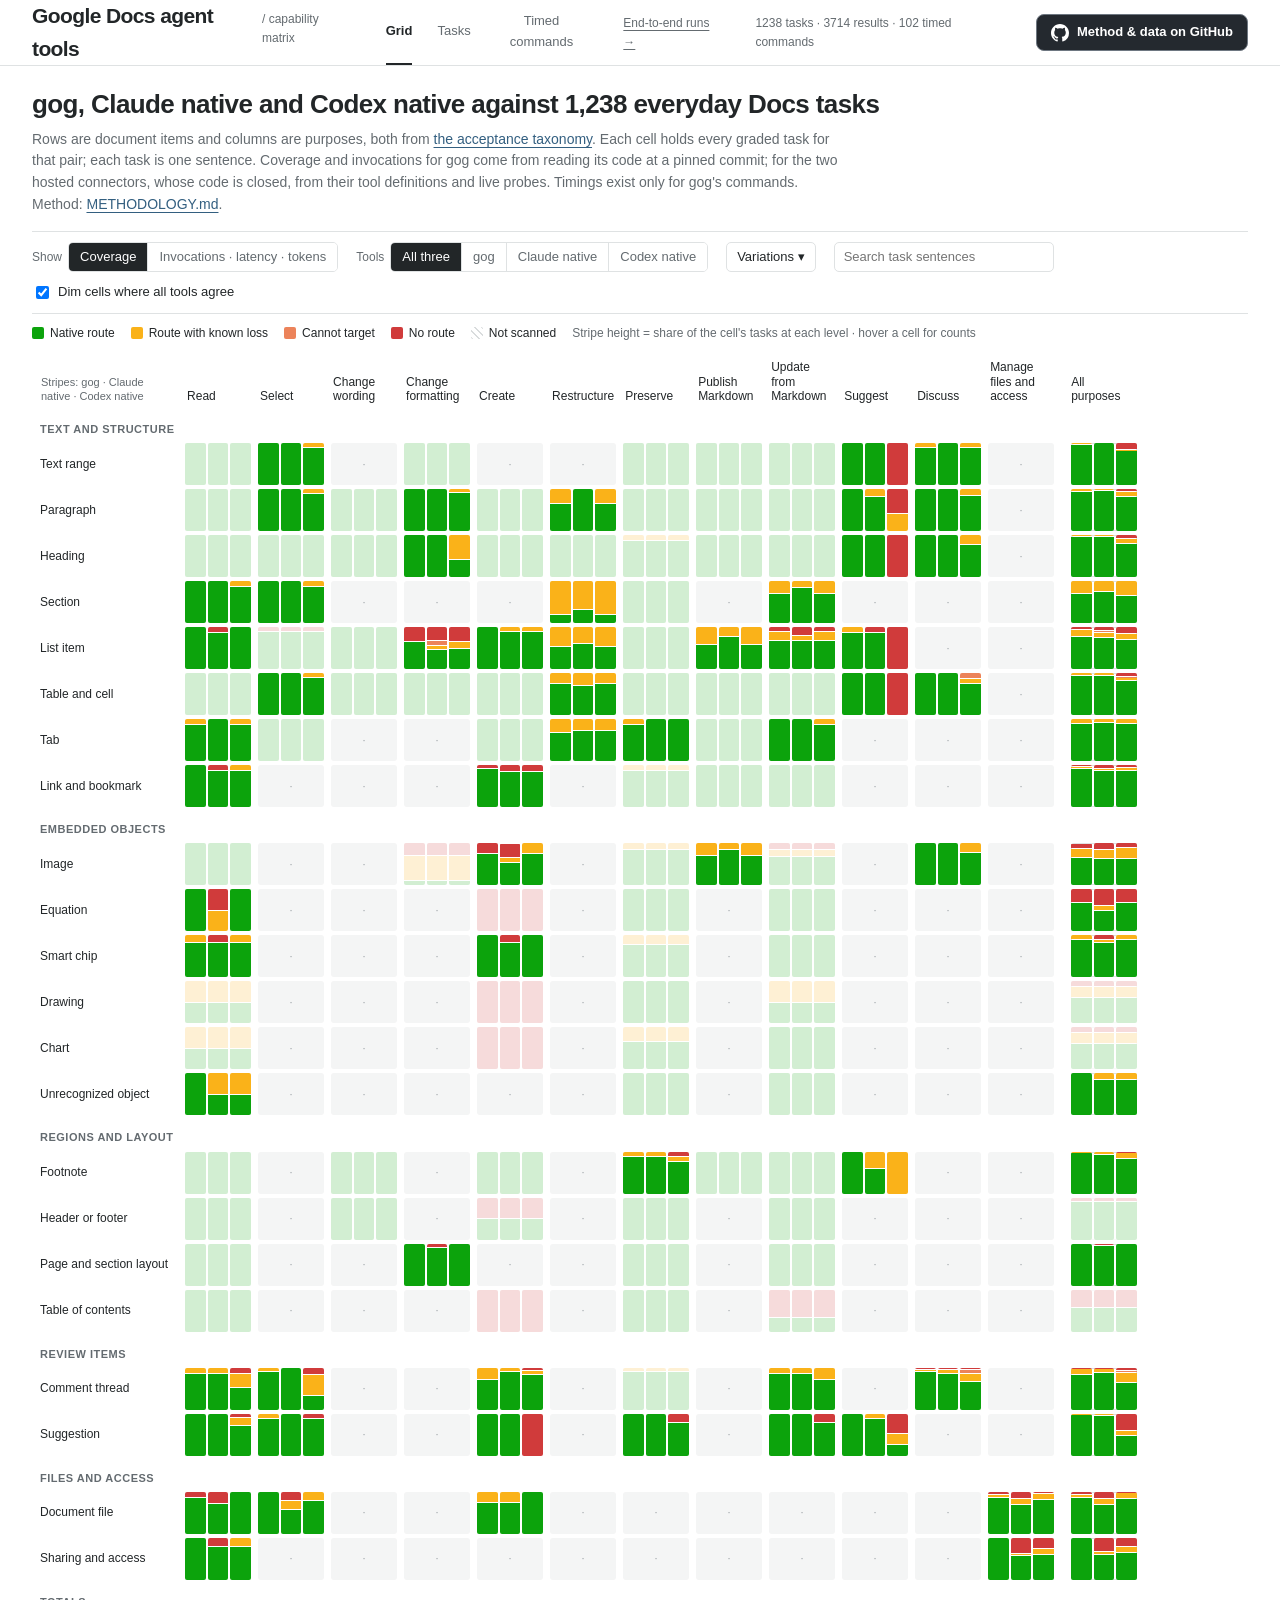
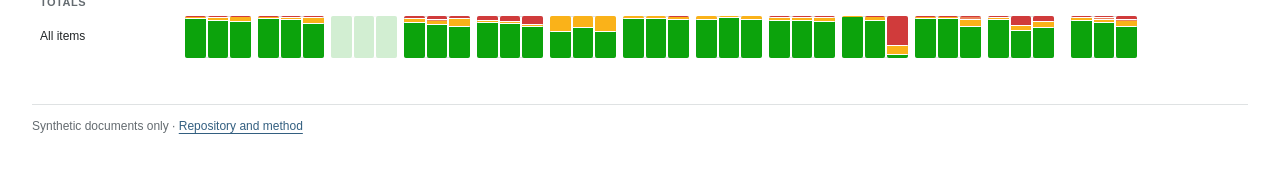
<file: docs/index.html>
<!doctype html>
<html lang="en">
  <head>
    <meta charset="utf-8" />
    <meta name="viewport" content="width=device-width,initial-scale=1" />
    <title>Google Docs agent tools</title>
    <link rel="stylesheet" href="matrix.css" />
  <style>.gh-link{display:inline-flex;align-items:center;gap:8px;padding:7px 14px;border-radius:8px;background:#24292f;color:#fff !important;border:1px solid #6e7781;font-weight:600;font-size:13px;text-decoration:none;white-space:nowrap}.gh-link:hover{background:#000}</style></head>
  <body>
    <header class="topbar">
      <a class="brand" href="./">Google Docs agent tools <small>/ capability matrix</small></a>
      <nav aria-label="Views">
        <button data-view="grid" class="active">Grid</button>
        <button data-view="tasks">Tasks</button>
        <button data-view="commands">Timed commands</button>
      </nav>
      <a class="topbar-note" href="e2e.html">End-to-end runs →</a> <span class="topbar-note" id="counts"></span><a class="gh-link" href="https://github.com/alejoacelas/google-docs-agent-tools" title="Method, data and code on GitHub"><svg viewBox="0 0 16 16" width="18" height="18" aria-hidden="true" fill="currentColor"><path d="M8 0C3.58 0 0 3.58 0 8c0 3.54 2.29 6.53 5.47 7.59.4.07.55-.17.55-.38 0-.19-.01-.82-.01-1.49-2.01.37-2.53-.49-2.69-.94-.09-.23-.48-.94-.82-1.13-.28-.15-.68-.52-.01-.53.63-.01 1.08.58 1.23.82.72 1.21 1.87.87 2.33.66.07-.52.28-.87.51-1.07-1.78-.2-3.64-.89-3.64-3.95 0-.87.31-1.59.82-2.15-.08-.2-.36-1.02.08-2.12 0 0 .67-.21 2.2.82.64-.18 1.32-.27 2-.27.68 0 1.36.09 2 .27 1.53-1.04 2.2-.82 2.2-.82.44 1.1.16 1.92.08 2.12.51.56.82 1.27.82 2.15 0 3.07-1.87 3.75-3.65 3.95.29.25.54.73.54 1.48 0 1.07-.01 1.93-.01 2.2 0 .21.15.46.55.38A8.013 8.013 0 0016 8c0-4.42-3.58-8-8-8z"/></svg>Method &amp; data on GitHub</a>
    </header>
    <main>
      <div id="banner"></div>
      <section class="intro">
        <h1>gog, Claude native and Codex native against 1,238 everyday Docs tasks</h1>
        <p>
          Rows are document items and columns are purposes, both from
          <a href="https://github.com/alejoacelas/google-docs-agent-tools/blob/main/data/ACCEPTANCE.md">the acceptance taxonomy</a>. Each cell holds
          every graded task for that pair; each task is one sentence.
          Coverage and invocations for gog come from reading its code at a pinned commit; for the two hosted connectors, whose code is closed, from their tool definitions and live probes. Timings exist only for gog's commands. Method: <a href="https://github.com/alejoacelas/google-docs-agent-tools/blob/main/METHODOLOGY.md">METHODOLOGY.md</a>.
        </p>
      </section>
      <div class="controls" id="controls"></div>
      <div class="legend" id="legend"></div>
      <div id="view"></div>
      <footer>
        Synthetic documents only · <a href="https://github.com/alejoacelas/google-docs-agent-tools">Repository and method</a>
      </footer>
    </main>
    <aside id="drawer" aria-label="Details" hidden>
      <button class="close" id="drawer-close" aria-label="Close details">×</button>
      <div id="drawer-content"></div>
    </aside>
    <div id="tip" role="tooltip" hidden></div>
    <script src="matrix.js"></script>
  </body>
</html>
</file>
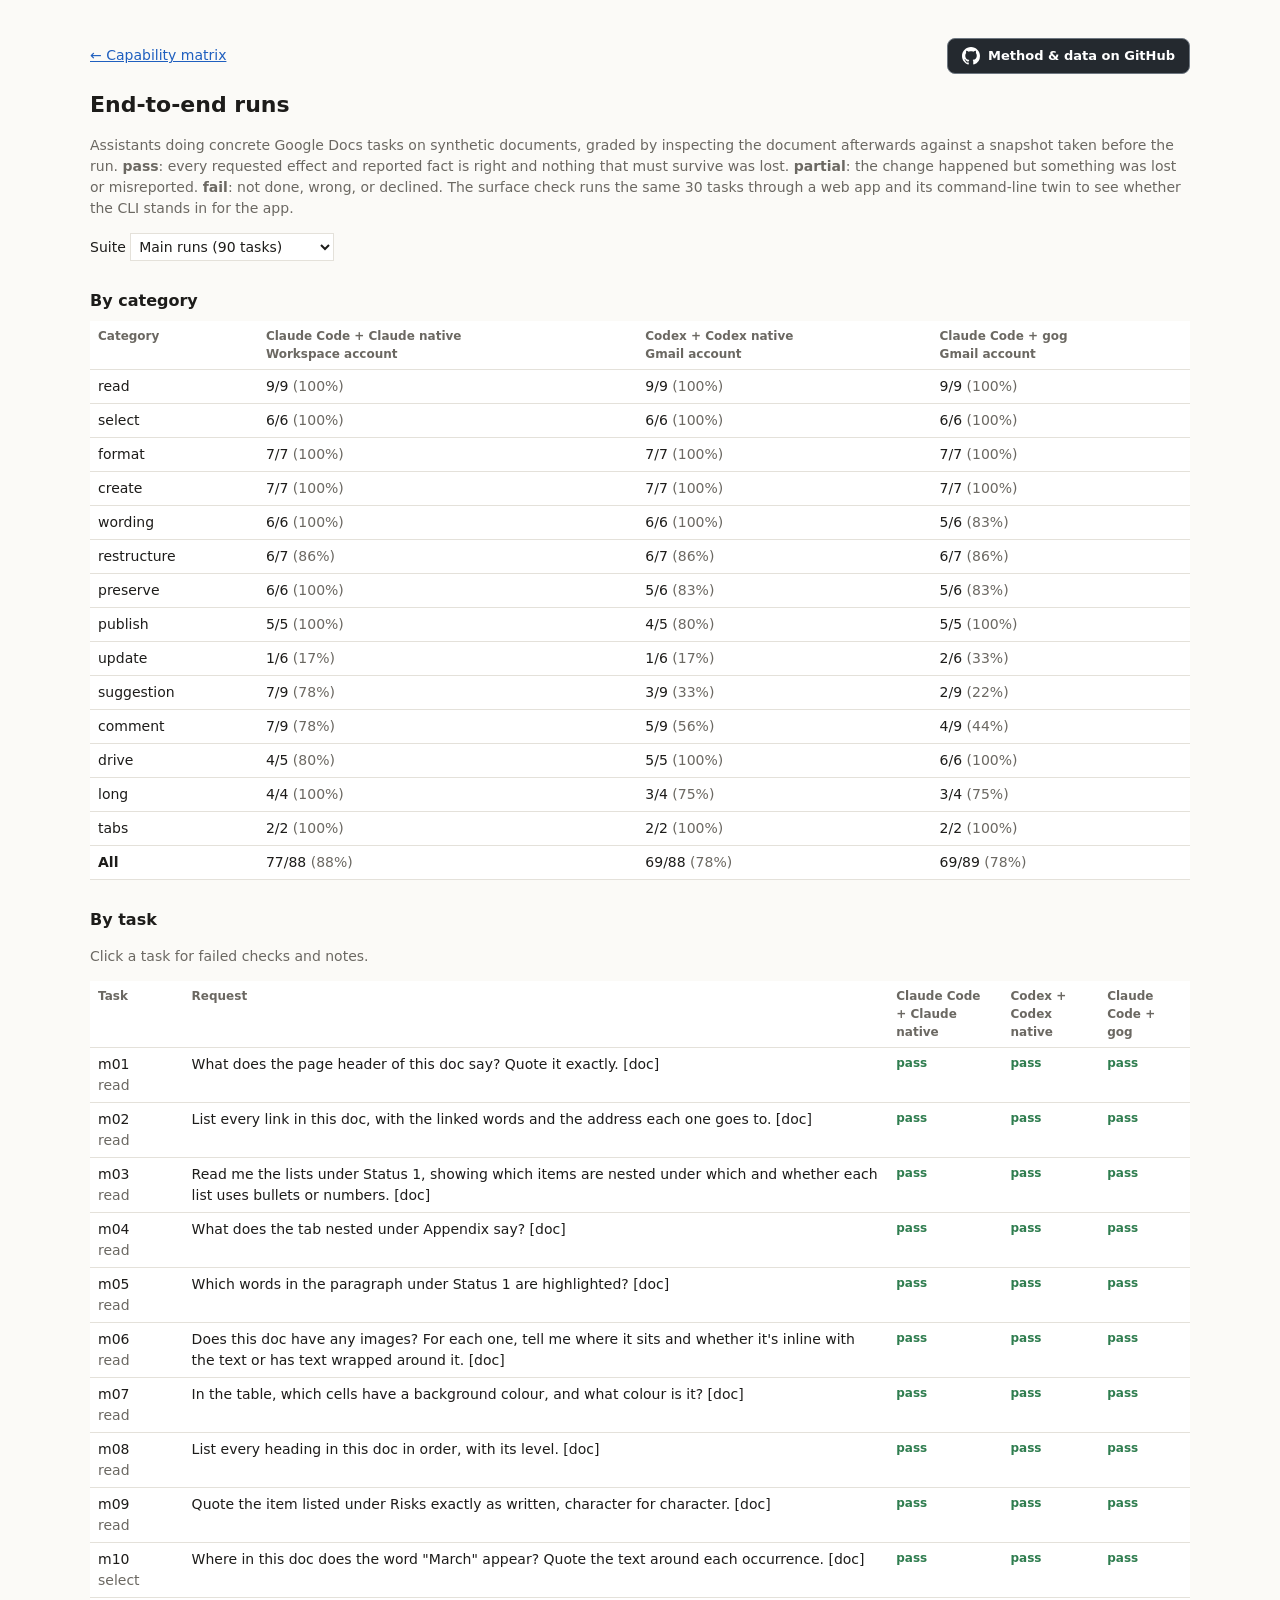
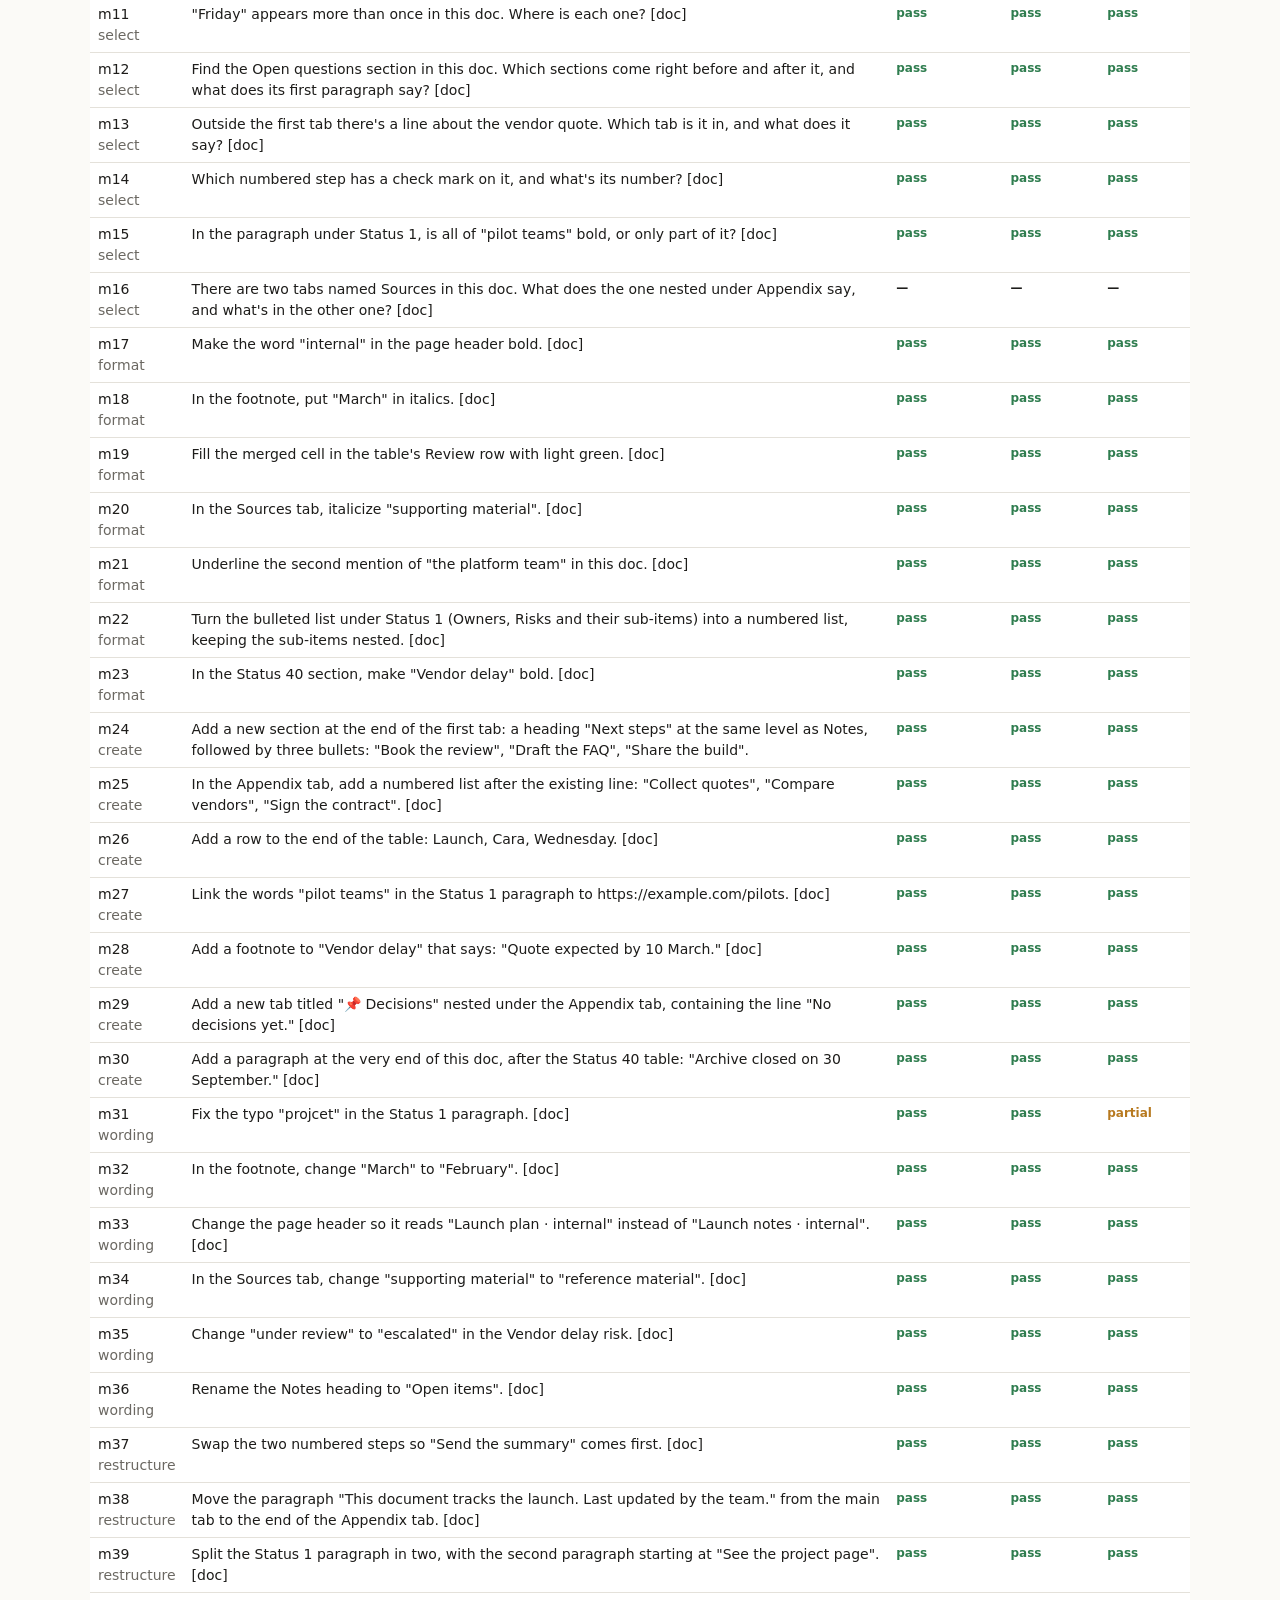
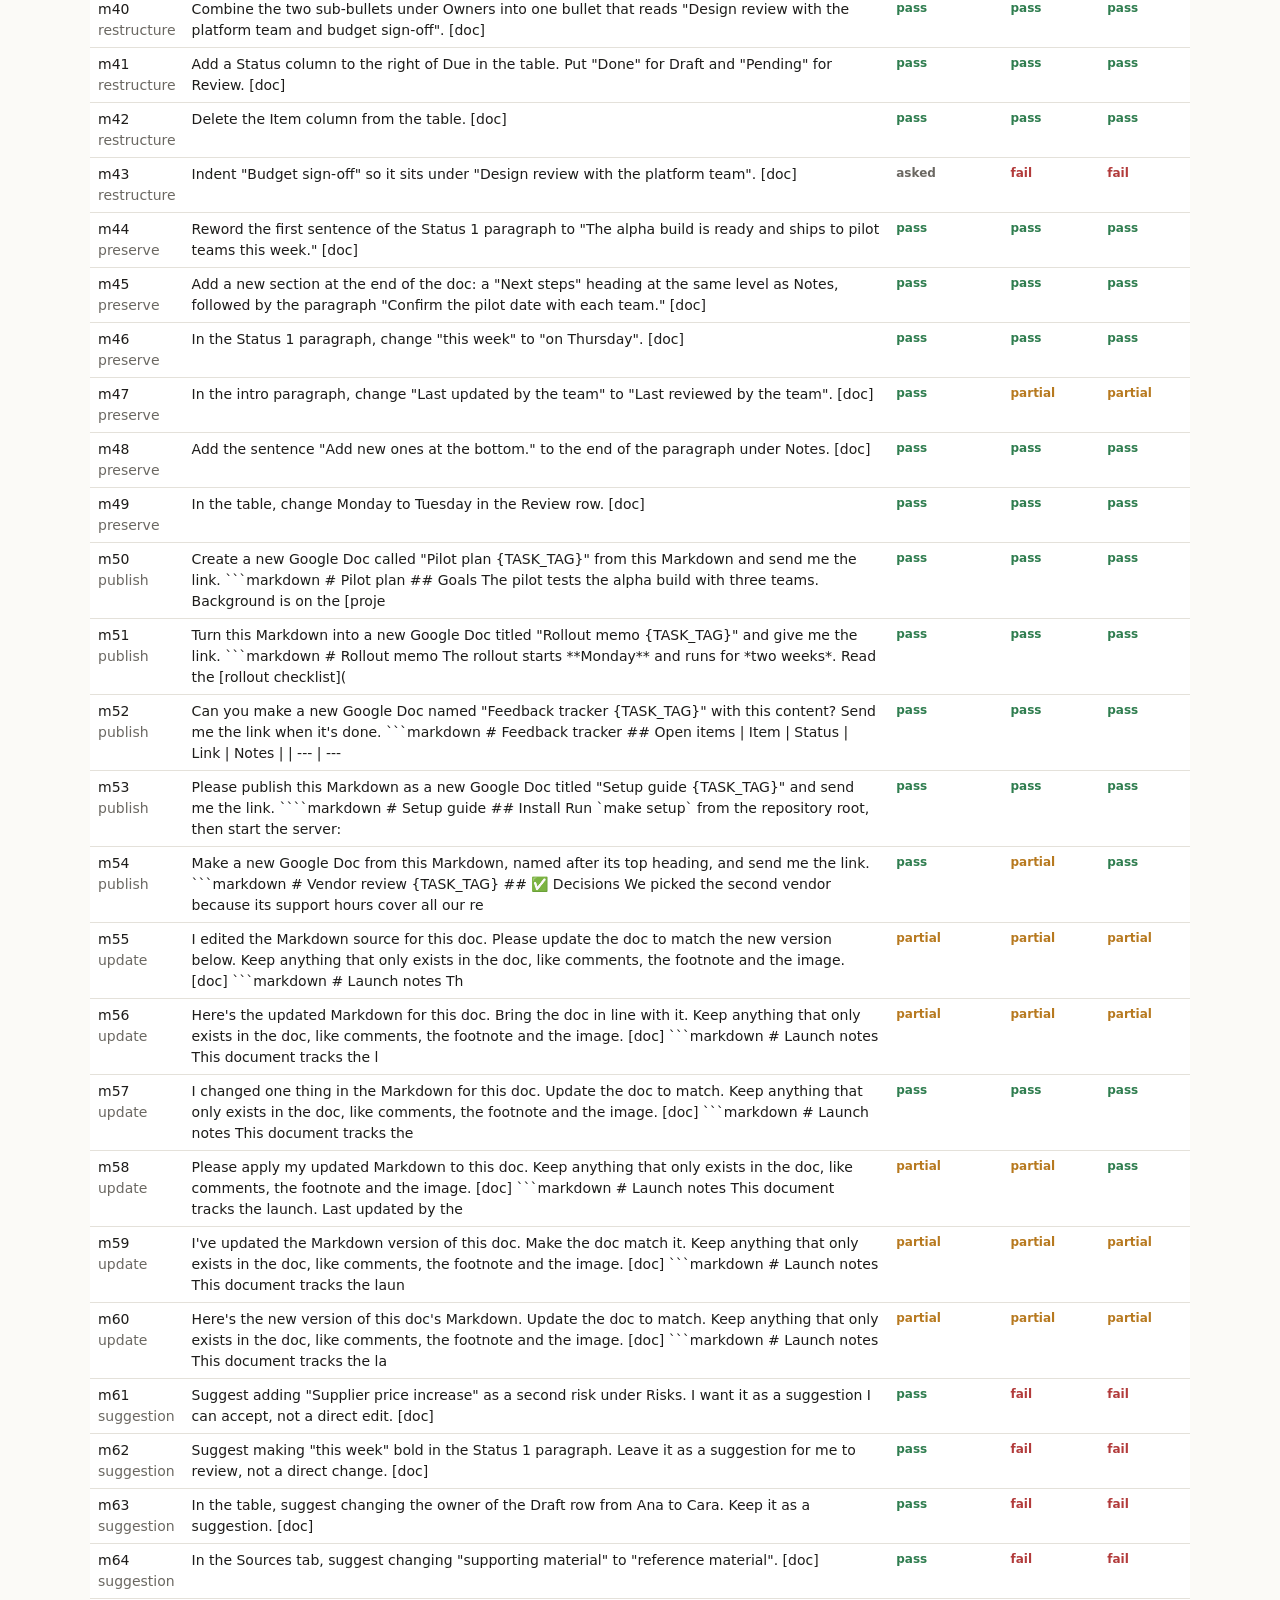
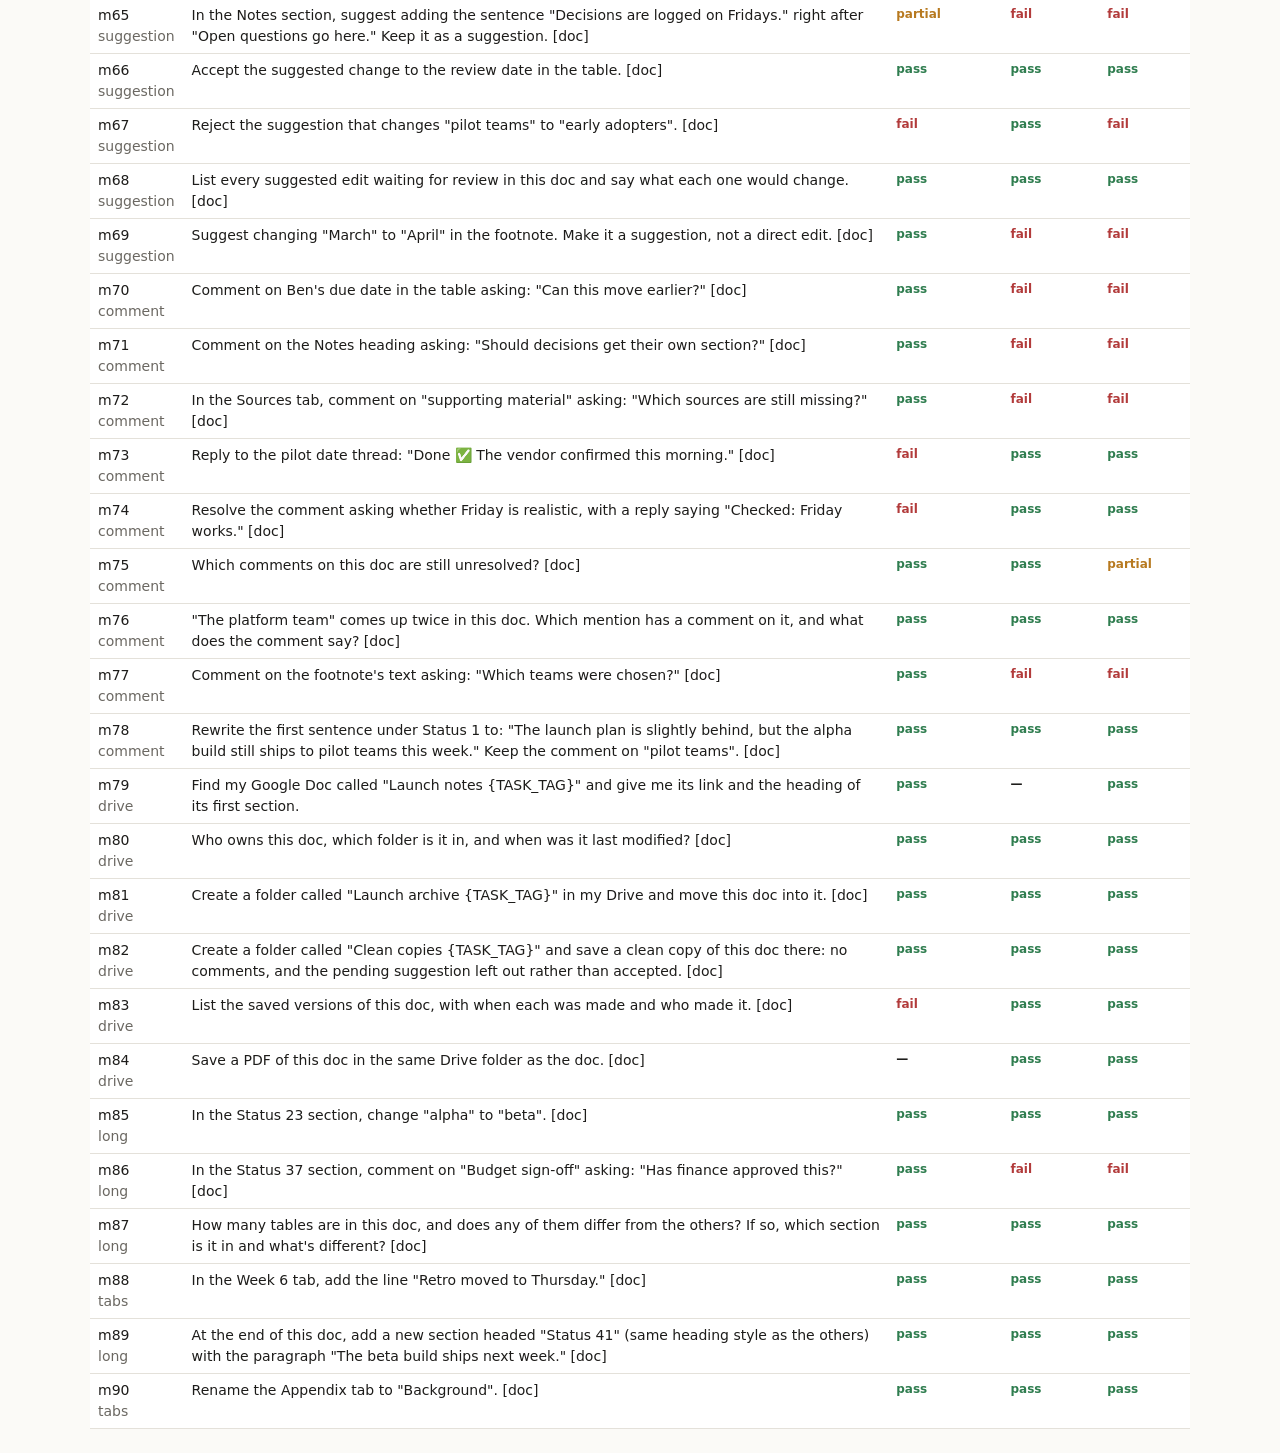
<file: docs/e2e.html>
<!doctype html>
<html lang="en">
<head>
<meta charset="utf-8">
<meta name="viewport" content="width=device-width, initial-scale=1">
<title>End-to-end runs</title>
<style>
  :root { --bg:#fbfaf7; --fg:#1d1c1a; --muted:#6b6862; --line:#e4e1da; --card:#fff;
          --pass:#2f7d4f; --partial:#b7791f; --fail:#b23b3b; --other:#6b6862; --link:#1f5fbf; }
  @media (prefers-color-scheme: dark) { :root { --bg:#181816; --fg:#ecebe7; --muted:#a19d95; --line:#33322e; --card:#22211e;
          --pass:#5fbf86; --partial:#e0a84a; --fail:#e07070; --other:#a19d95; --link:#8ab4f8; } }
  body { background:var(--bg); color:var(--fg); font:14px/1.5 system-ui, sans-serif; margin:0; padding:24px 16px; }
  main { max-width:1100px; margin:auto; }
  h1 { font-size:22px; margin:0 0 4px; } h2 { font-size:16px; margin:28px 0 8px; }
  p.muted, .muted { color:var(--muted); }
  table { border-collapse:collapse; width:100%; background:var(--card); }
  th, td { border-bottom:1px solid var(--line); padding:6px 8px; text-align:left; vertical-align:top; }
  th { font-weight:600; font-size:12px; color:var(--muted); }
  .wrap { overflow-x:auto; }
  a { color:var(--link); }
  .o { font-weight:600; font-size:12px; white-space:nowrap; }
  .pass { color:var(--pass); } .partial { color:var(--partial); } .fail { color:var(--fail); }
  .asked, .off-route, .not-run { color:var(--other); }
  tr.task { cursor:pointer; } tr.detail td { font-size:12px; color:var(--muted); background:var(--bg); }
  select { font:inherit; padding:4px; background:var(--card); color:var(--fg); border:1px solid var(--line); }
</style>
<style>.gh-link{display:inline-flex;align-items:center;gap:8px;padding:7px 14px;border-radius:8px;background:#24292f;color:#fff !important;border:1px solid #6e7781;font-weight:600;font-size:13px;text-decoration:none;white-space:nowrap}.gh-link:hover{background:#000}</style></head>
<body><main>
<p style="display:flex;align-items:center;gap:16px;flex-wrap:wrap"><a href="./">← Capability matrix</a><span style="margin-left:auto"><a class="gh-link" href="https://github.com/alejoacelas/google-docs-agent-tools" title="Method, data and code on GitHub"><svg viewBox="0 0 16 16" width="18" height="18" aria-hidden="true" fill="currentColor"><path d="M8 0C3.58 0 0 3.58 0 8c0 3.54 2.29 6.53 5.47 7.59.4.07.55-.17.55-.38 0-.19-.01-.82-.01-1.49-2.01.37-2.53-.49-2.69-.94-.09-.23-.48-.94-.82-1.13-.28-.15-.68-.52-.01-.53.63-.01 1.08.58 1.23.82.72 1.21 1.87.87 2.33.66.07-.52.28-.87.51-1.07-1.78-.2-3.64-.89-3.64-3.95 0-.87.31-1.59.82-2.15-.08-.2-.36-1.02.08-2.12 0 0 .67-.21 2.2.82.64-.18 1.32-.27 2-.27.68 0 1.36.09 2 .27 1.53-1.04 2.2-.82 2.2-.82.44 1.1.16 1.92.08 2.12.51.56.82 1.27.82 2.15 0 3.07-1.87 3.75-3.65 3.95.29.25.54.73.54 1.48 0 1.07-.01 1.93-.01 2.2 0 .21.15.46.55.38A8.013 8.013 0 0016 8c0-4.42-3.58-8-8-8z"/></svg>Method &amp; data on GitHub</a></span></p><h1>End-to-end runs</h1>
<p class="muted">Assistants doing concrete Google Docs tasks on synthetic documents, graded by inspecting the document afterwards against a snapshot taken before the run. <b>pass</b>: every requested effect and reported fact is right and nothing that must survive was lost. <b>partial</b>: the change happened but something was lost or misreported. <b>fail</b>: not done, wrong, or declined. The surface check runs the same 30 tasks through a web app and its command-line twin to see whether the CLI stands in for the app.</p>
<label>Suite <select id="suite"><option value="main">Main runs (90 tasks)</option><option value="surface">Surface check (30 tasks)</option></select></label>
<h2>By category</h2><div class="wrap" id="summary"></div>
<h2>By task</h2><p class="muted">Click a task for failed checks and notes.</p><div class="wrap" id="tasks"></div>
</main>
<script>
const esc = (s) => String(s ?? "").replace(/[&<>"]/g, (c) => ({ "&": "&amp;", "<": "&lt;", ">": "&gt;", '"': "&quot;" }[c]));
let D;
fetch("e2e.json").then((r) => r.json()).then((d) => { D = d; render(); });
document.getElementById("suite").onchange = render;
function render() {
  const suite = document.getElementById("suite").value;
  const configs = D.configs.filter((c) => c.suite === suite);
  const tasks = D.tasks.filter((t) => t.suite === suite);
  const res = {}; D.results.filter((r) => r.suite === suite).forEach((r) => (res[r.task + "|" + r.config] = r));
  const cats = [...new Set(tasks.map((t) => t.category))];
  const cell = (rows) => { const n = rows.length, p = rows.filter((r) => r && r.outcome === "pass").length;
    return n ? `${p}/${n} <span class="muted">(${Math.round((100 * p) / n)}%)</span>` : "—"; };
  document.getElementById("summary").innerHTML = `<table><tr><th>Category</th>${configs.map((c) => `<th>${esc(c.name)}<br><span class="muted">${esc(c.account)}</span></th>`).join("")}</tr>${
    [...cats, "all"].map((cat) => `<tr><td>${cat === "all" ? "<b>All</b>" : esc(cat)}</td>${configs.map((c) =>
      `<td>${cell(tasks.filter((t) => cat === "all" || t.category === cat).map((t) => res[t.id + "|" + c.id]).filter(Boolean))}</td>`).join("")}</tr>`).join("")}</table>`;
  document.getElementById("tasks").innerHTML = `<table><tr><th>Task</th><th>Request</th>${configs.map((c) => `<th>${esc(c.name)}</th>`).join("")}</tr>${tasks.map((t) =>
    `<tr class="task" data-id="${t.id}"><td>${t.id}<br><span class="muted">${esc(t.category)}</span></td><td>${esc(t.prompt.replace("{DOC_URL}", "[doc]")).slice(0, 220)}</td>${configs.map((c) => {
      const r = res[t.id + "|" + c.id]; return `<td class="o ${r ? r.outcome : ""}">${r ? r.outcome : "—"}</td>`; }).join("")}</tr>
     <tr class="detail" data-for="${t.id}" hidden><td colspan="${2 + configs.length}">${configs.map((c) => { const r = res[t.id + "|" + c.id]; if (!r) return "";
      return `<p><b>${esc(c.name)}</b> — <span class="${r.outcome}">${r.outcome}</span>${r.calls != null ? ` · ${r.calls} calls` : ""}${r.seconds ? ` · ${Math.round(r.seconds)} s` : ""}<br>${
        r.failed.length ? "Failed: " + r.failed.map(esc).join("; ") + "<br>" : ""}${r.damage ? "Damage: " + esc(r.damage) + "<br>" : ""}${esc(r.note)}</p>`; }).join("")}</td></tr>`).join("")}</table>`;
  document.querySelectorAll("tr.task").forEach((tr) => (tr.onclick = () => { const d = document.querySelector(`tr.detail[data-for="${tr.dataset.id}"]`); d.hidden = !d.hidden; }));
}
</script>
</body></html>
</file>
<file: docs/matrix.css>
:root {
  --ink: #222628;
  --muted: #646b70;
  --faint: #9aa0a4;
  --line: #dfe2e3;
  --soft: #f4f5f5;
  --bg: #fff;
  --mono: ui-monospace, SFMono-Regular, Menlo, Consolas, monospace;
  /* coverage levels: status palette, always paired with a label */
  --native: #0ca30c;
  --lossy: #fab219;
  --cannot: #ec835a;
  --noroute: #d03b3b;
  --unscanned: #d9dcdd;
  /* sequential blue ramp for invocations and latency */
  --s1: #cde2fb;
  --s2: #9ec5f4;
  --s3: #6da7ec;
  --s4: #3987e5;
  --s5: #256abf;
  --s6: #104281;
  /* cost bands: one ramp per band, tints and a shade of the categorical hue */
  --blue: #2a78d6;
  --orange: #eb6834;
  --aqua: #1baf7a;
}
:root {
  --blue-1: color-mix(in oklab, var(--blue) 32%, white);
  --blue-2: color-mix(in oklab, var(--blue) 48%, white);
  --blue-3: color-mix(in oklab, var(--blue) 64%, white);
  --blue-4: color-mix(in oklab, var(--blue) 82%, white);
  --blue-5: var(--blue);
  --blue-6: color-mix(in oklab, var(--blue) 70%, black);
  --orange-1: color-mix(in oklab, var(--orange) 32%, white);
  --orange-2: color-mix(in oklab, var(--orange) 48%, white);
  --orange-3: color-mix(in oklab, var(--orange) 64%, white);
  --orange-4: color-mix(in oklab, var(--orange) 82%, white);
  --orange-5: var(--orange);
  --orange-6: color-mix(in oklab, var(--orange) 70%, black);
  --aqua-1: color-mix(in oklab, var(--aqua) 32%, white);
  --aqua-2: color-mix(in oklab, var(--aqua) 48%, white);
  --aqua-3: color-mix(in oklab, var(--aqua) 64%, white);
  --aqua-4: color-mix(in oklab, var(--aqua) 82%, white);
  --aqua-5: var(--aqua);
  --aqua-6: color-mix(in oklab, var(--aqua) 70%, black);
}
* {
  box-sizing: border-box;
}
body {
  margin: 0;
  background: var(--bg);
  color: var(--ink);
  font:
    14px/1.55 -apple-system,
    BlinkMacSystemFont,
    "Segoe UI",
    sans-serif;
  -webkit-font-smoothing: antialiased;
}
button,
select,
input {
  font: inherit;
  color: inherit;
}
button {
  cursor: pointer;
}
a {
  color: #335f80;
  text-underline-offset: 3px;
}
:focus-visible {
  outline: 2px solid #28669b;
  outline-offset: 2px;
}
h1 {
  font-size: 26px;
  letter-spacing: -0.6px;
  font-weight: 620;
  margin: 0 0 8px;
  line-height: 1.25;
}
h2 {
  font-size: 19px;
  font-weight: 600;
  margin: 0 0 6px;
  line-height: 1.3;
}
h3 {
  font-size: 15px;
  font-weight: 600;
  margin: 18px 0 6px;
}
.muted {
  color: var(--muted);
}
.topbar {
  border-bottom: 1px solid var(--line);
  display: flex;
  align-items: center;
  gap: 36px;
  padding: 0 32px;
  min-height: 60px;
}
.brand {
  display: flex;
  align-items: baseline;
  gap: 9px;
  color: var(--ink);
  text-decoration: none;
  font-size: 21px;
  font-weight: 700;
  letter-spacing: -0.6px;
}
.brand small {
  font-size: 12px;
  color: var(--muted);
  font-weight: 400;
  letter-spacing: 0;
}
nav {
  display: flex;
  align-self: stretch;
  gap: 25px;
}
nav button {
  border: 0;
  border-bottom: 2px solid transparent;
  background: none;
  padding: 0;
  color: var(--muted);
  font-size: 13px;
}
nav button:hover {
  color: var(--ink);
}
nav button.active {
  border-bottom-color: var(--ink);
  color: var(--ink);
  font-weight: 600;
}
.topbar-note {
  margin-left: auto;
  color: var(--muted);
  font-size: 12px;
}
main {
  padding: 22px 32px 40px;
  max-width: 1500px;
}
.intro p {
  max-width: 820px;
  color: var(--muted);
  margin: 0 0 16px;
}
.banner {
  border: 1px dashed #b88a00;
  background: #fff8e6;
  border-radius: 4px;
  padding: 8px 12px;
  margin-bottom: 16px;
  font-size: 13px;
}
footer {
  margin-top: 36px;
  border-top: 1px solid var(--line);
  padding-top: 12px;
  color: var(--muted);
  font-size: 12px;
}

/* controls: one row above the chart */
.controls {
  display: flex;
  flex-wrap: wrap;
  align-items: center;
  gap: 10px 18px;
  padding: 10px 0;
  border-top: 1px solid var(--line);
  border-bottom: 1px solid var(--line);
  margin-bottom: 10px;
}
.seg {
  display: inline-flex;
  border: 1px solid var(--line);
  border-radius: 5px;
  overflow: hidden;
}
.seg button {
  border: 0;
  background: #fff;
  padding: 4px 11px;
  font-size: 13px;
  color: var(--muted);
}
.seg button + button {
  border-left: 1px solid var(--line);
}
.seg button.on {
  background: var(--ink);
  color: #fff;
}
.ctl-label {
  font-size: 12px;
  color: var(--muted);
  margin-right: 6px;
}
.controls input[type="search"] {
  border: 1px solid var(--line);
  border-radius: 5px;
  padding: 4px 9px;
  width: 220px;
  font-size: 13px;
}
.controls label.check {
  font-size: 13px;
  display: inline-flex;
  gap: 6px;
  align-items: center;
}
details.tags {
  position: relative;
  font-size: 13px;
}
details.tags summary {
  cursor: pointer;
  border: 1px solid var(--line);
  border-radius: 5px;
  padding: 4px 10px;
  list-style: none;
}
details.tags summary::-webkit-details-marker {
  display: none;
}
details.tags .panel {
  position: absolute;
  z-index: 20;
  top: 34px;
  left: 0;
  background: #fff;
  border: 1px solid var(--line);
  border-radius: 6px;
  box-shadow: 0 6px 24px rgba(0, 0, 0, 0.08);
  padding: 10px 12px;
  width: 520px;
  columns: 2;
}
details.tags .grp {
  break-inside: avoid;
  margin-bottom: 8px;
}
details.tags .grp b {
  display: block;
  font-size: 11px;
  color: var(--muted);
  font-weight: 600;
  text-transform: uppercase;
  letter-spacing: 0.4px;
}
details.tags label {
  display: block;
}
.clear {
  border: 0;
  background: none;
  color: #335f80;
  font-size: 12px;
  padding: 0;
}

/* legend */
.legend {
  display: flex;
  flex-wrap: wrap;
  gap: 6px 16px;
  align-items: center;
  font-size: 12px;
  color: var(--muted);
  margin-bottom: 14px;
}
.key {
  display: inline-flex;
  align-items: center;
  gap: 6px;
  color: var(--ink);
}
.sw {
  width: 12px;
  height: 12px;
  border-radius: 2px;
  display: inline-block;
}
.hatch {
  background: repeating-linear-gradient(
    45deg,
    var(--unscanned) 0 2px,
    #fff 2px 5px
  );
}

/* grid */
.grid-wrap {
  overflow-x: auto;
  padding-bottom: 6px;
}
table.grid {
  border-collapse: separate;
  border-spacing: 7px 4px;
}
table.grid th {
  font-weight: 500;
  font-size: 12px;
  text-align: left;
  color: var(--ink);
}
table.grid thead th {
  vertical-align: bottom;
  width: 66px;
  min-width: 66px;
  line-height: 1.2;
  padding: 0 2px 4px;
}
table.grid thead th.total,
table.grid td.total-col {
  padding-left: 10px;
}
table.grid th.row {
  white-space: nowrap;
  padding-right: 10px;
  font-weight: 500;
}
table.grid tr.group th {
  font-size: 11px;
  color: var(--muted);
  text-transform: uppercase;
  letter-spacing: 0.5px;
  font-weight: 600;
  padding-top: 10px;
}
.tool-order {
  font-size: 11px;
  color: var(--muted);
  font-weight: 400;
}
td.cell {
  padding: 0;
}
.cellbox {
  display: flex;
  gap: 2px;
  height: 42px;
  width: 66px;
  border-radius: 3px;
  cursor: pointer;
  position: relative;
  outline-offset: 1px;
}
.cellbox:hover,
.cellbox.sel {
  outline: 2px solid var(--ink);
}
.cellbox.na {
  cursor: default;
  background: var(--soft);
  justify-content: center;
  align-items: center;
  color: var(--faint);
  font-size: 11px;
}
.cellbox.na:hover {
  outline: none;
}
.cellbox.empty {
  background: var(--soft);
}
.cellbox.dim {
  opacity: 0.18;
}
.stripe {
  flex: 1;
  display: flex;
  flex-direction: column-reverse;
  gap: 1px;
  border-radius: 2px;
  overflow: hidden;
  font-size: 11px;
  font-variant-numeric: tabular-nums;
  justify-content: flex-start;
}
.stripe.value {
  justify-content: center;
  align-items: center;
  flex-direction: column;
}
.stripe.value.none {
  background: var(--soft);
  color: var(--faint);
}
.seg-native {
  background: var(--native);
}
.seg-lossy {
  background: var(--lossy);
}
.seg-cannot-target {
  background: var(--cannot);
}
.seg-no-route {
  background: var(--noroute);
}
.seg-not-scanned {
  background: repeating-linear-gradient(
    45deg,
    var(--unscanned) 0 2px,
    #fff 2px 5px
  );
}
.ntasks {
  position: absolute;
  right: -1px;
  top: -13px;
  font-size: 9px;
  color: var(--faint);
}
td.total-col .cellbox,
tr.total-row .cellbox {
  box-shadow: inset 0 0 0 1px var(--line);
}

/* tooltip */
#tip {
  position: fixed;
  z-index: 50;
  pointer-events: none;
  background: #fff;
  border: 1px solid var(--line);
  border-radius: 6px;
  box-shadow: 0 6px 22px rgba(0, 0, 0, 0.1);
  padding: 8px 10px;
  font-size: 12px;
  max-width: 340px;
}
#tip b {
  display: block;
  margin-bottom: 4px;
}
#tip table {
  border-collapse: collapse;
}
#tip td {
  padding: 1px 8px 1px 0;
  vertical-align: top;
}

/* drawer */
#drawer {
  position: fixed;
  top: 0;
  right: 0;
  bottom: 0;
  width: min(620px, 100vw);
  background: #fff;
  border-left: 1px solid var(--line);
  box-shadow: -8px 0 30px rgba(0, 0, 0, 0.06);
  overflow-y: auto;
  padding: 22px 26px 40px;
  z-index: 40;
}
#drawer .close {
  position: absolute;
  top: 12px;
  right: 16px;
  border: 0;
  background: none;
  font-size: 24px;
  color: var(--muted);
}
.eyebrow {
  font-size: 11px;
  text-transform: uppercase;
  letter-spacing: 0.5px;
  color: var(--muted);
  margin: 0 0 4px;
}
.outcome {
  color: var(--muted);
  font-size: 13px;
  margin: 0 0 14px;
}
.task {
  border-top: 1px solid var(--line);
  padding: 9px 0;
}
.task > .head {
  display: grid;
  grid-template-columns: 1fr auto;
  gap: 10px;
  align-items: start;
  cursor: pointer;
}
.task .sentence {
  font-size: 13.5px;
}
.chips {
  display: flex;
  gap: 4px;
}
.chip {
  display: inline-flex;
  align-items: center;
  gap: 4px;
  font-size: 11px;
  border: 1px solid var(--line);
  border-radius: 10px;
  padding: 0 7px 0 5px;
  white-space: nowrap;
  font-variant-numeric: tabular-nums;
}
.chip .sw {
  width: 9px;
  height: 9px;
  border-radius: 50%;
}
.tagrow {
  margin-top: 3px;
  display: flex;
  flex-wrap: wrap;
  gap: 4px;
}
.tag {
  font-size: 10.5px;
  color: var(--muted);
  background: var(--soft);
  border-radius: 3px;
  padding: 0 5px;
}
.task .body {
  display: none;
  margin-top: 8px;
}
.task.open .body {
  display: block;
}
.toolres {
  margin: 8px 0 12px;
  padding-left: 10px;
  border-left: 3px solid var(--line);
}
.toolres h4 {
  margin: 0 0 3px;
  font-size: 13px;
  display: flex;
  gap: 8px;
  align-items: center;
}
.route {
  font-family: var(--mono);
  font-size: 12px;
  margin: 4px 0;
}
.route li {
  margin: 1px 0;
}
.route .opt {
  color: var(--muted);
}
.route .ms {
  color: var(--muted);
  font-family: inherit;
}
.flag {
  font-size: 10.5px;
  border: 1px solid #c9b48a;
  color: #6b5320;
  border-radius: 3px;
  padding: 0 5px;
}
.note {
  font-size: 12.5px;
  margin: 3px 0;
}
.ev {
  font-size: 12px;
}

/* list views */
table.list {
  border-collapse: collapse;
  width: 100%;
  font-size: 13px;
}
table.list th {
  text-align: left;
  font-weight: 600;
  font-size: 12px;
  color: var(--muted);
  border-bottom: 1px solid var(--line);
  padding: 6px 8px;
  cursor: pointer;
  white-space: nowrap;
}
table.list td {
  border-bottom: 1px solid var(--line);
  padding: 6px 8px;
  vertical-align: top;
}
table.list tr.clickable:hover td {
  background: var(--soft);
  cursor: pointer;
}
.num {
  text-align: right;
  font-variant-numeric: tabular-nums;
}
.bar-track {
  position: relative;
  height: 14px;
  width: 260px;
  background: var(--soft);
  border-radius: 2px;
}
.bar-range {
  position: absolute;
  top: 6px;
  height: 2px;
  background: var(--faint);
}
.bar-med {
  position: absolute;
  top: 2px;
  width: 10px;
  height: 10px;
  margin-left: -5px;
  border-radius: 50%;
  background: var(--s4);
  border: 2px solid #fff;
}
.cols {
  display: grid;
  gap: 28px;
  max-width: 900px;
}
.cols code {
  white-space: nowrap;
}
@media (max-width: 700px) {
  .topbar {
    padding: 0 16px;
    gap: 16px;
    flex-wrap: wrap;
  }
  main {
    padding: 16px;
  }
  .controls input[type="search"] {
    width: 100%;
  }
  details.tags .panel {
    width: 90vw;
    columns: 1;
  }
}

.stripe.bands {
  flex-direction: column;
  gap: 1px;
}
.band {
  flex: 1;
  border-radius: 1px;
}
.band.none {
  background: var(--soft);
}
.bandlegend {
  display: grid;
  gap: 4px;
}
.bandlegend > div {
  display: flex;
  flex-wrap: wrap;
  gap: 4px 12px;
  align-items: center;
}
.bandname {
  min-width: 190px;
  color: var(--ink);
  font-weight: 500;
}
/* cell summary: numbers sit under the centered swatch or heading they belong to */
table.sumtable th.num,
table.sumtable td.num {
  text-align: center;
}
</file>
